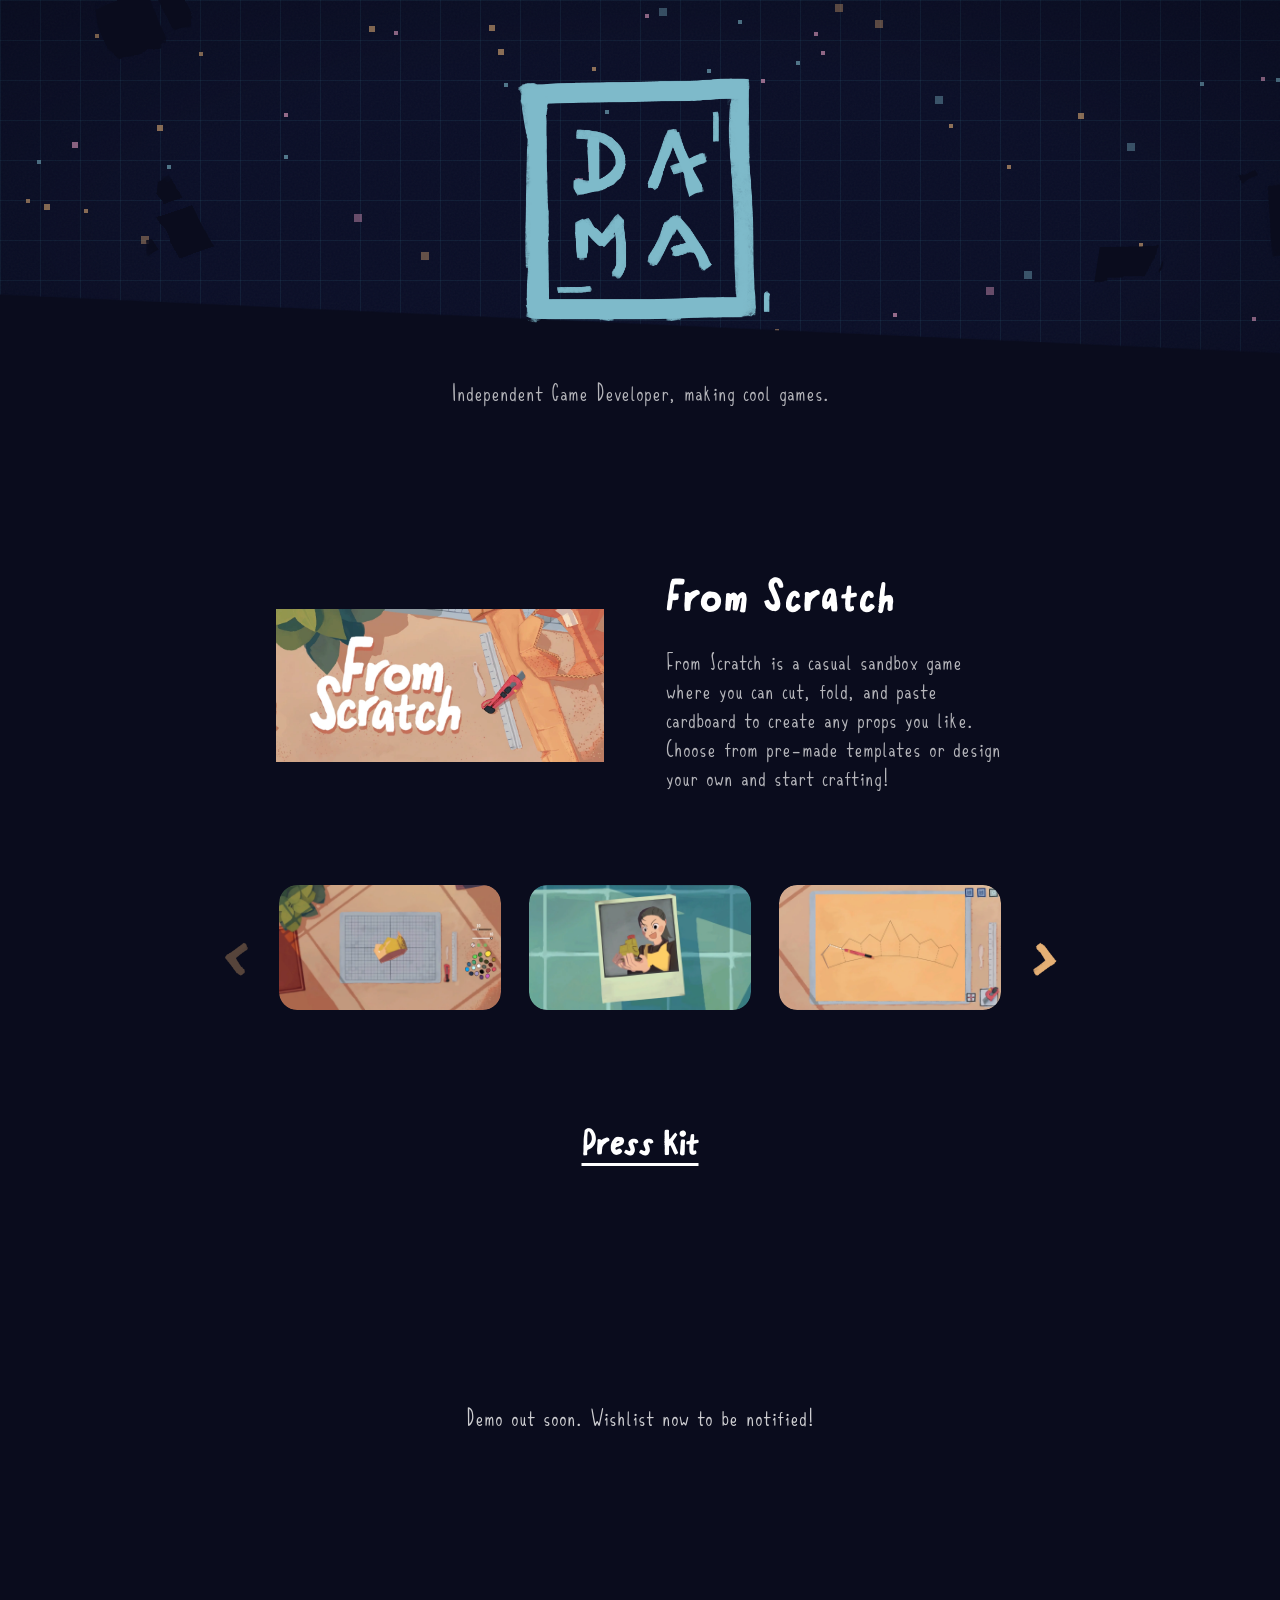
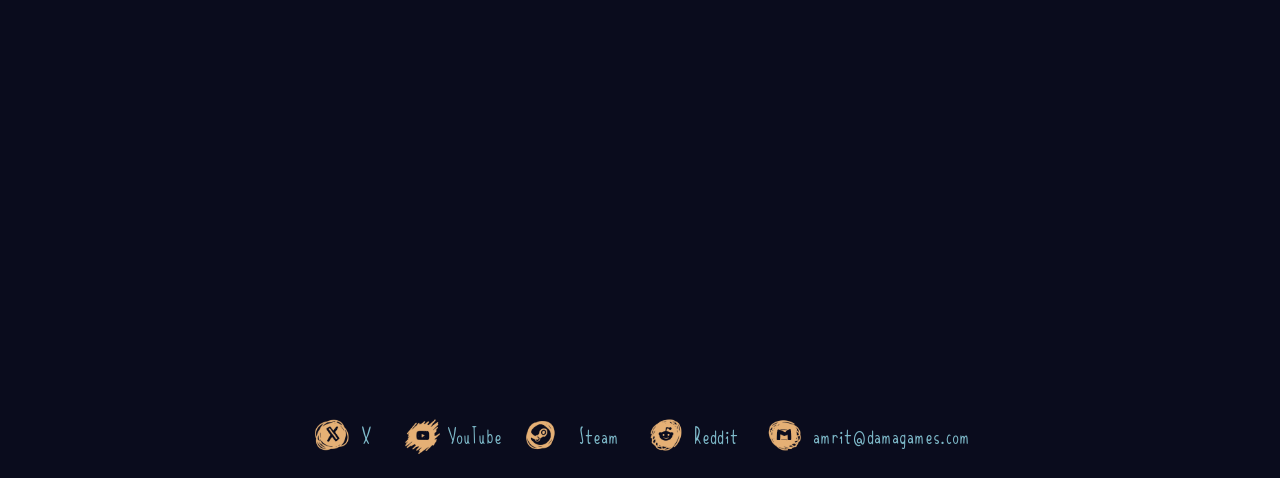
<file: index.html>
<!DOCTYPE html>
<html lang="en">
<head>
  <meta charset="UTF-8">
  <link rel="icon" type="image/png" href="Assets/Logo_Cyan_128_B.png">
  <meta name="viewport" content="width=device-width, initial-scale=1.0">
  <title>DaMa Games | From Scratch</title>
  <link rel="stylesheet" href="common.css">
  <!-- Google tag (gtag.js) -->
  <script async src="https://www.googletagmanager.com/gtag/js?id=G-RPZ3BDSW4B"></script>
  <script>
    window.dataLayer = window.dataLayer || [];
    function gtag(){dataLayer.push(arguments);}
    gtag('js', new Date());

    gtag('config', 'G-RPZ3BDSW4B');
  </script>
</head>
<body>

<div class="deck" id="deck">

  <div class="slides-container" id="slidesContainer">

    <!-- ========== SLIDE 1: HERO ========== -->
    <section class="slide bg-grid scanlines grain crt-glow" data-slide="1">
      <div class="starfield" id="starfield1"></div>
      <div class="pixel-particles" id="particles1"></div>
      <div class="grid-fade-line" aria-hidden="true"></div>
      <div class="blend-overlay" aria-hidden="true"></div>
      <div class="slide-content">
        <img class="hero-logo" src="Assets/Logo_Cyan_4096.png" alt="DaMa Games logo">
        <p class="hero-tagline">Independent Game Developer, making cool games.</p>
      </div>
    </section>

    <!-- ========== SLIDE 2: SPLIT INTRO ========== -->
    <section class="slide bg-grid-pink" data-slide="2">
      <img class="page-two-logo" src="Assets/Logo_Cyan_512.png" alt="DaMa Games logo">
      <div class="slide-content">
        <div class="split-layout">
          <div class="pixel-image-zone pixel-corners yellow-corners">
            <img src="Assets/imgSteam/FromScratch_LibraryHeader.webp" alt="From Scratch game artwork">
          </div>
          <div class="intro-copy">
            <h2 class="from-scratch-title">From Scratch</h2>
            <p class="intro-desc">
              From Scratch is a casual sandbox game where you can cut, fold, and paste cardboard to create any props you like. Choose from pre-made templates or design your own and start crafting!
            </p>
          </div>
        </div>
        <div class="image-carousel">
          <button class="carousel-control" type="button" data-carousel-direction="-1" aria-label="Previous images">
            <img src="Assets/buttonL.png" alt="">
          </button>
          <div class="image-grid" aria-label="Scrollable image gallery">
            <div class="image-card">
              <img src="Assets/imgScreenshot/1.webp" loading="lazy" decoding="async" alt="From Scratch gameplay image 1">
            </div>
            <div class="image-card">
              <img src="Assets/imgScreenshot/2.webp" loading="lazy" decoding="async" alt="From Scratch gameplay image 2">
            </div>
            <div class="image-card">
              <img src="Assets/imgScreenshot/3.webp" loading="lazy" decoding="async" alt="From Scratch gameplay image 3">
            </div>
            <div class="image-card">
              <img src="Assets/imgScreenshot/4.webp" loading="lazy" decoding="async" alt="From Scratch gameplay image 4">
            </div>
            <div class="image-card">
              <img src="Assets/imgScreenshot/5.webp" loading="lazy" decoding="async" alt="From Scratch gameplay image 5">
            </div>
            <div class="image-card">
              <img src="Assets/imgScreenshot/6.webp" loading="lazy" decoding="async" alt="From Scratch gameplay image 6">
            </div>
            <div class="image-card">
              <img src="Assets/imgScreenshot/7.webp" loading="lazy" decoding="async" alt="From Scratch gameplay image 7">
            </div>
            <div class="image-card">
              <img src="Assets/imgScreenshot/8.webp" loading="lazy" decoding="async" alt="From Scratch gameplay image 8">
            </div>
            <div class="image-card">
              <img src="Assets/imgScreenshot/9.webp" loading="lazy" decoding="async" alt="From Scratch gameplay image 9">
            </div>
            <div class="image-card">
              <img src="Assets/imgScreenshot/10.webp" loading="lazy" decoding="async" alt="From Scratch gameplay image 10">
            </div>
          </div>
          <button class="carousel-control" type="button" data-carousel-direction="1" aria-label="Next images">
            <img src="Assets/buttonR.png" alt="">
          </button>
        </div>
        <a class="press-kit-link" href="FromScratch-presskit.html" onclick="gtag('event', 'press_kit_click', { link_url: this.href, link_text: 'Press Kit' });">Press Kit</a>
        <iframe
          class="steam-widget"
          src="https://store.steampowered.com/widget/4573360/?utm_source=homepage&utm_campaign=mycampaign"
          title="From Scratch on Steam"
          loading="lazy">
        </iframe>
        <p class="wishlist-message">Demo out soon. Wishlist now to be notified!</p>
        <div class="homepage-trailer-wrap">
          <iframe
            src="https://www.youtube.com/embed/CP61GovN7ZE?rel=0"
            title="From Scratch Trailer"
            loading="lazy"
            allow="accelerometer; autoplay; clipboard-write; encrypted-media; gyroscope; picture-in-picture"
            allowfullscreen>
          </iframe>
        </div>
        <br>
        <nav class="social-links" aria-label="Social links">
          <a href="https://x.com/DAMA1510" target="_blank" rel="noopener noreferrer" aria-label="X">
            <img class="social-icon" src="Assets/ic_x.png" alt="">
            <span>X</span>
          </a>
          <a href="https://www.youtube.com/@dama7731" target="_blank" rel="noopener noreferrer" aria-label="YouTube">
            <img class="social-icon" src="Assets/ic_yt.png" alt="">
            <span>YouTube</span>
          </a>
          <a href="https://store.steampowered.com/app/4573360/From_Scratch/" target="_blank" rel="noopener noreferrer" aria-label="Steam">
            <img class="social-icon" src="Assets/ic_steam.png" alt="">
            <span>Steam</span>
          </a>
          <a href="https://www.reddit.com/user/DaMa1527/" target="_blank" rel="noopener noreferrer" aria-label="Reddit">
            <img class="social-icon" src="Assets/ic_reddit.png" alt="">
            <span>Reddit</span>
          </a>
          <a href="mailto:amrit@damagames.com" aria-label="Email amrit@damagames.com">
            <img class="social-icon" src="Assets/ic_mail.png" alt="">
            <span>amrit@damagames.com</span>
          </a>
        </nav>
      </div>
    </section>

  </div>
</div>

<script>
(function() {
  // ===== GENERATE STARFIELD =====
  function generateStars(containerId, count = 40) {
    const container = document.getElementById(containerId);
    if (!container) return;
    container.innerHTML = '';
    for (let i = 0; i < count; i++) {
      const star = document.createElement('div');
      star.className = 'star';
      star.style.left = Math.random() * 100 + '%';
      star.style.top = Math.random() * 100 + '%';
      star.style.animationDelay = Math.random() * 3 + 's';
      container.appendChild(star);
    }
  }

  generateStars('starfield1', 50);

  // ===== GENERATE FLOATING PARTICLES =====
  function generateParticles(containerId, colors, count = 12) {
    const container = document.getElementById(containerId);
    if (!container) return;
    container.innerHTML = '';
    for (let i = 0; i < count; i++) {
      const p = document.createElement('div');
      p.className = 'p';
      const color = colors[i % colors.length];
      p.style.background = color;
      p.style.left = Math.random() * 100 + '%';
      p.style.top = Math.random() * 100 + '%';
      p.style.animationDelay = Math.random() * 5 + 's';
      p.style.animationDuration = (6 + Math.random() * 6) + 's';
      container.appendChild(p);
    }
  }

  generateParticles('particles1', ['var(--neon-cyan)', 'var(--neon-pink)', 'var(--neon-yellow)'], 16);

  const secondSlide = document.querySelector('[data-slide="2"]');
  function updateSecondSlideLogo() {
    if (!secondSlide) return;
    const slideTop = secondSlide.getBoundingClientRect().top;
    const slideIsSnapped = slideTop <= 4 && secondSlide.getBoundingClientRect().bottom > 0;
    secondSlide.classList.toggle('is-visible', slideIsSnapped);
  }

  if (secondSlide) {
    window.addEventListener('scroll', updateSecondSlideLogo, { passive: true });
    updateSecondSlideLogo();
  }

  // ===== IMAGE SCROLL INDICATOR =====
  const imageGrid = document.querySelector('.image-grid');
  const carouselControls = document.querySelectorAll('.carousel-control');

  function updateCarouselControls() {
    if (!imageGrid || !carouselControls.length) return;
    const maxScroll = imageGrid.scrollWidth - imageGrid.clientWidth;
    carouselControls[0].disabled = imageGrid.scrollLeft <= 1;
    carouselControls[1].disabled = imageGrid.scrollLeft >= maxScroll - 1;
  }

  function getImageStep() {
    const firstCard = imageGrid?.querySelector('.image-card');
    if (!firstCard) return 0;
    const gap = parseFloat(getComputedStyle(imageGrid).gap) || 0;
    return firstCard.getBoundingClientRect().width + gap;
  }

  carouselControls.forEach((control) => {
    control.addEventListener('click', () => {
      if (!imageGrid) return;
      imageGrid.scrollBy({
        left: Number(control.dataset.carouselDirection) * getImageStep(),
        behavior: 'smooth'
      });
    });
  });

  if (imageGrid) {
    imageGrid.addEventListener('scroll', () => {
      updateCarouselControls();
    }, { passive: true });
    updateCarouselControls();
  }

})();
</script>

</body>
</html>
</file>
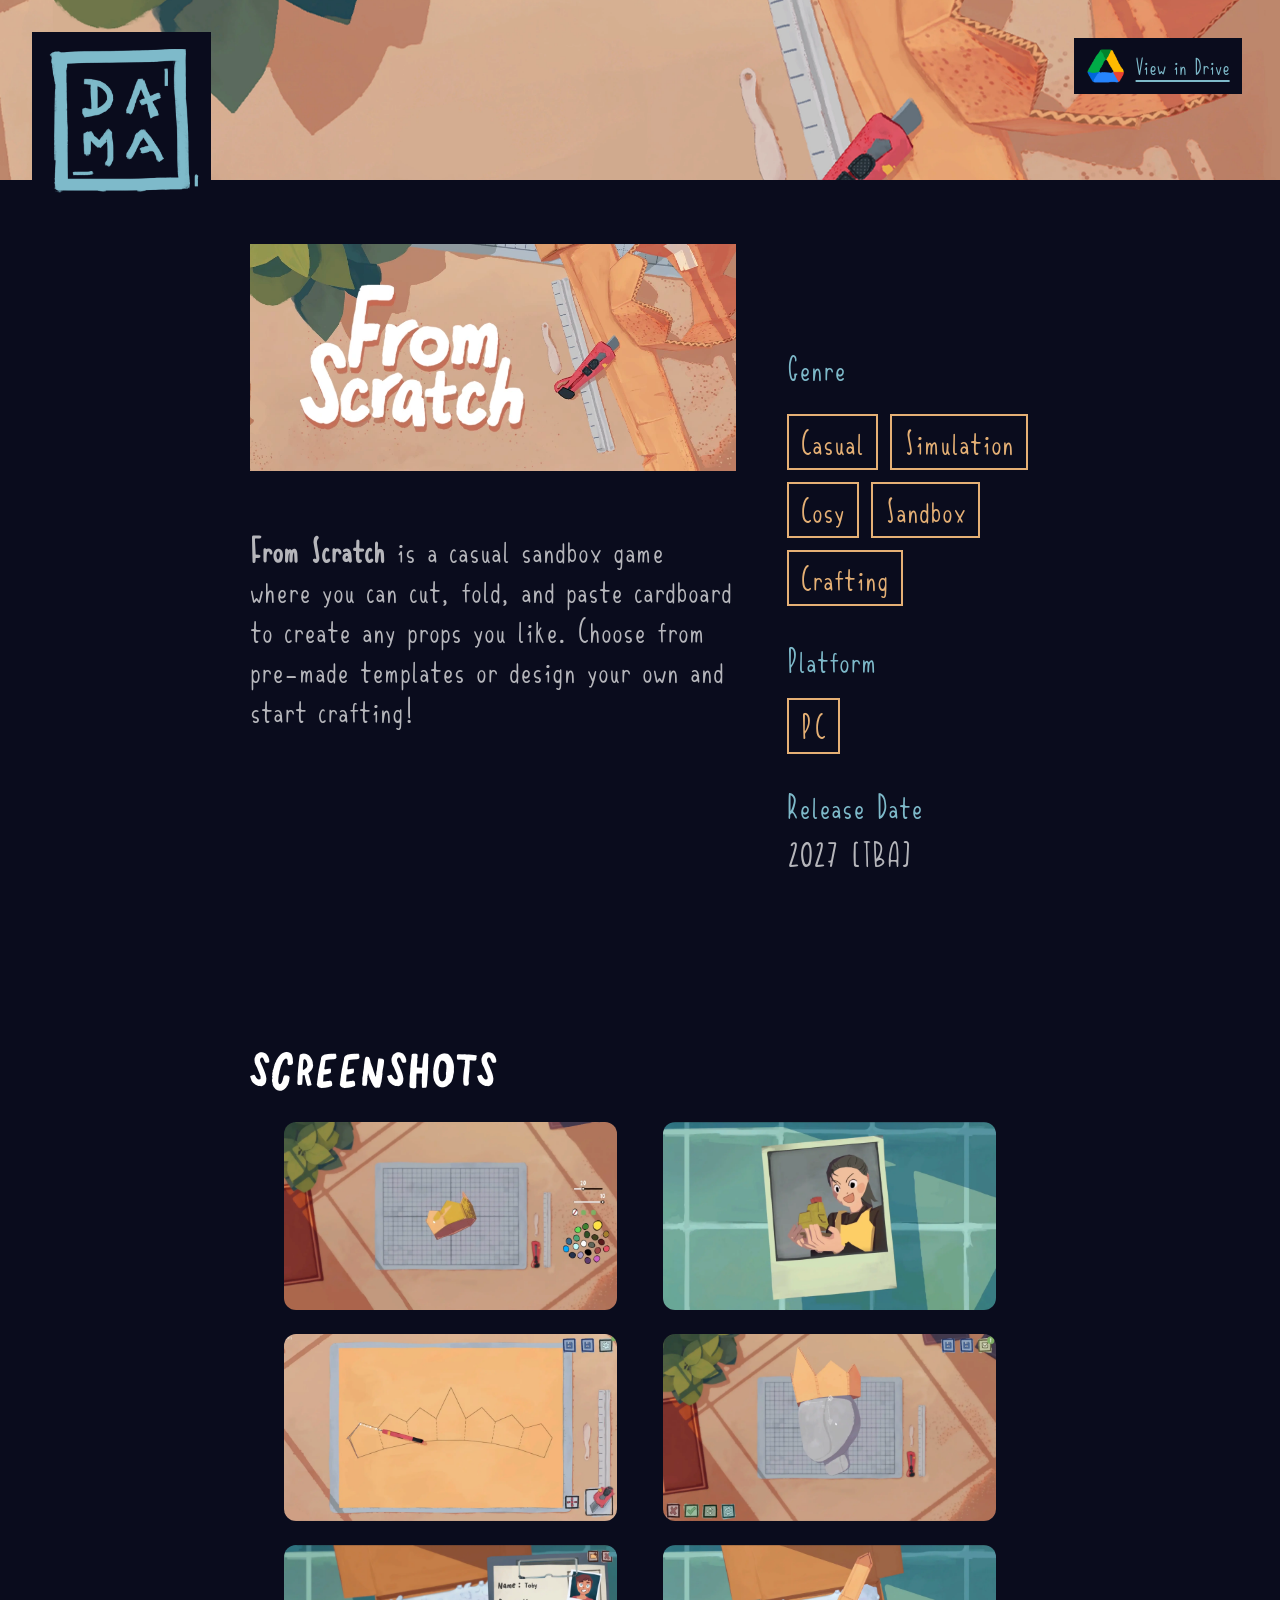
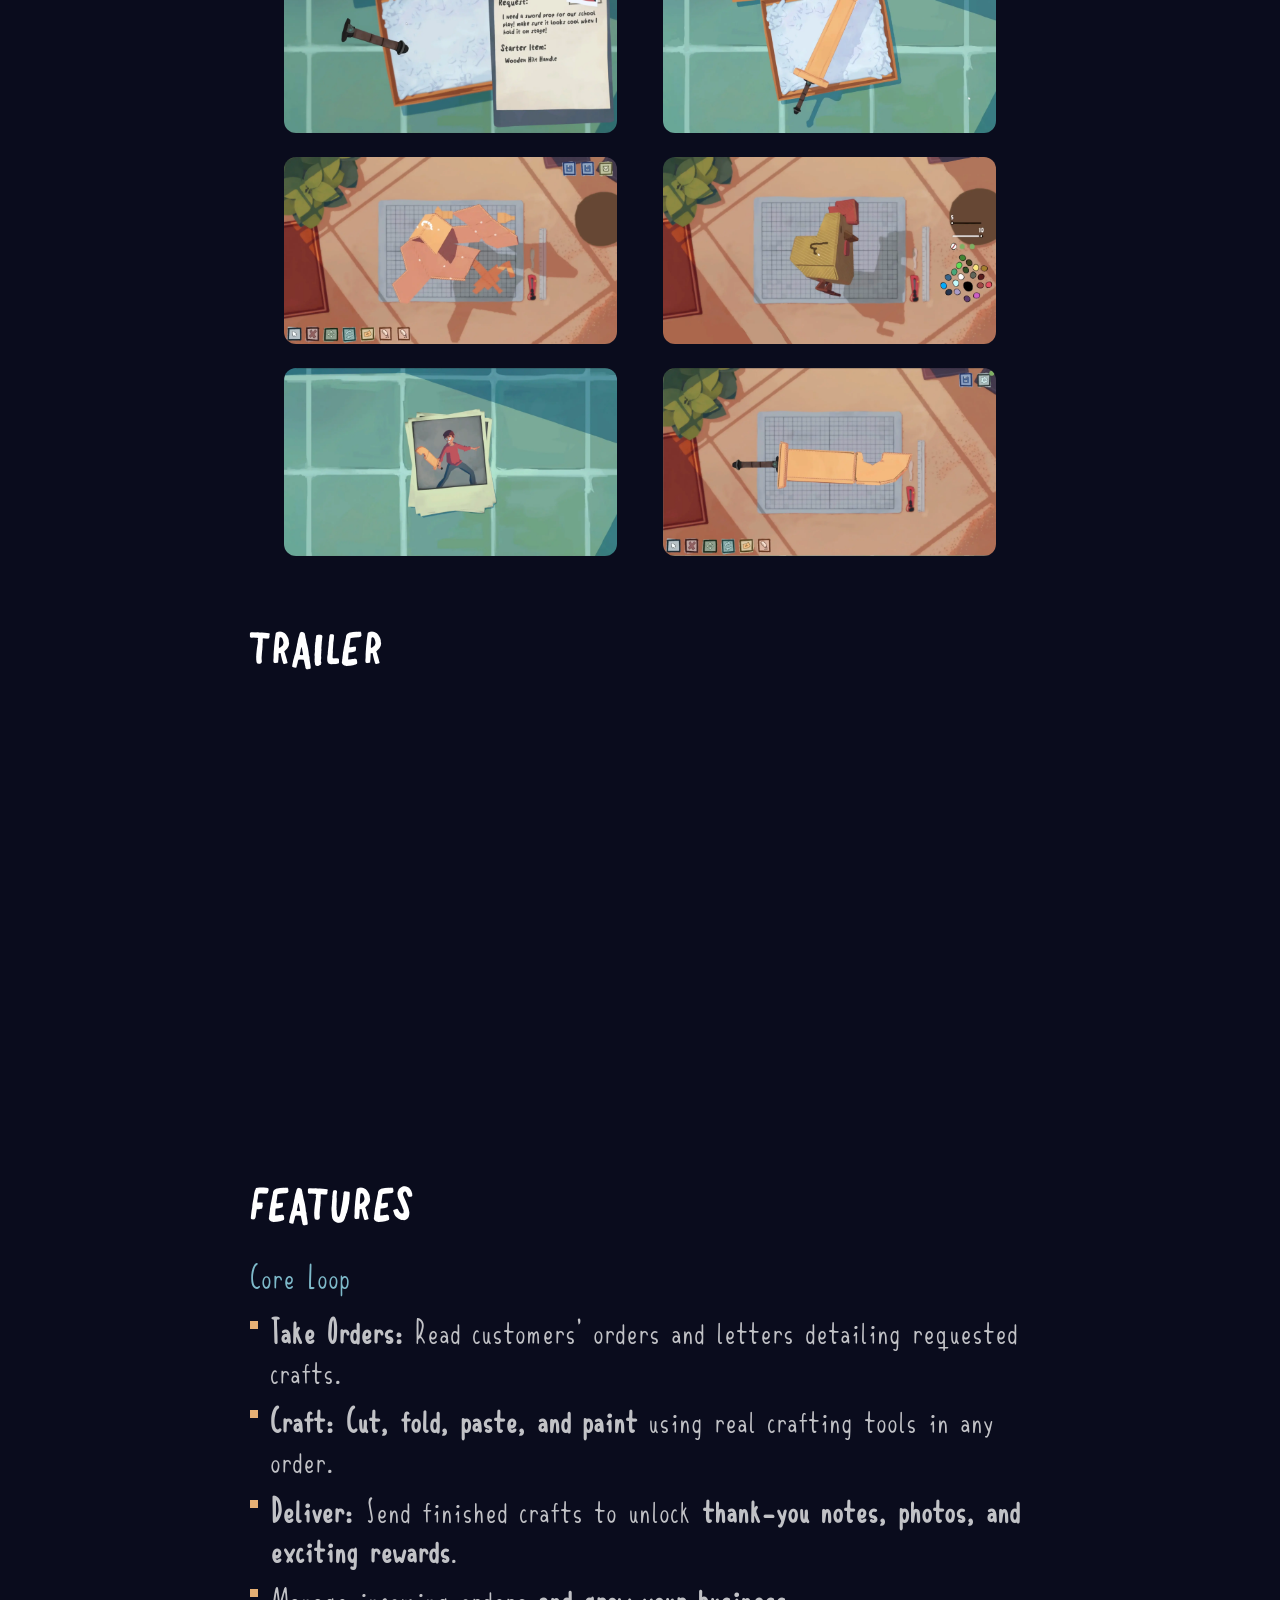
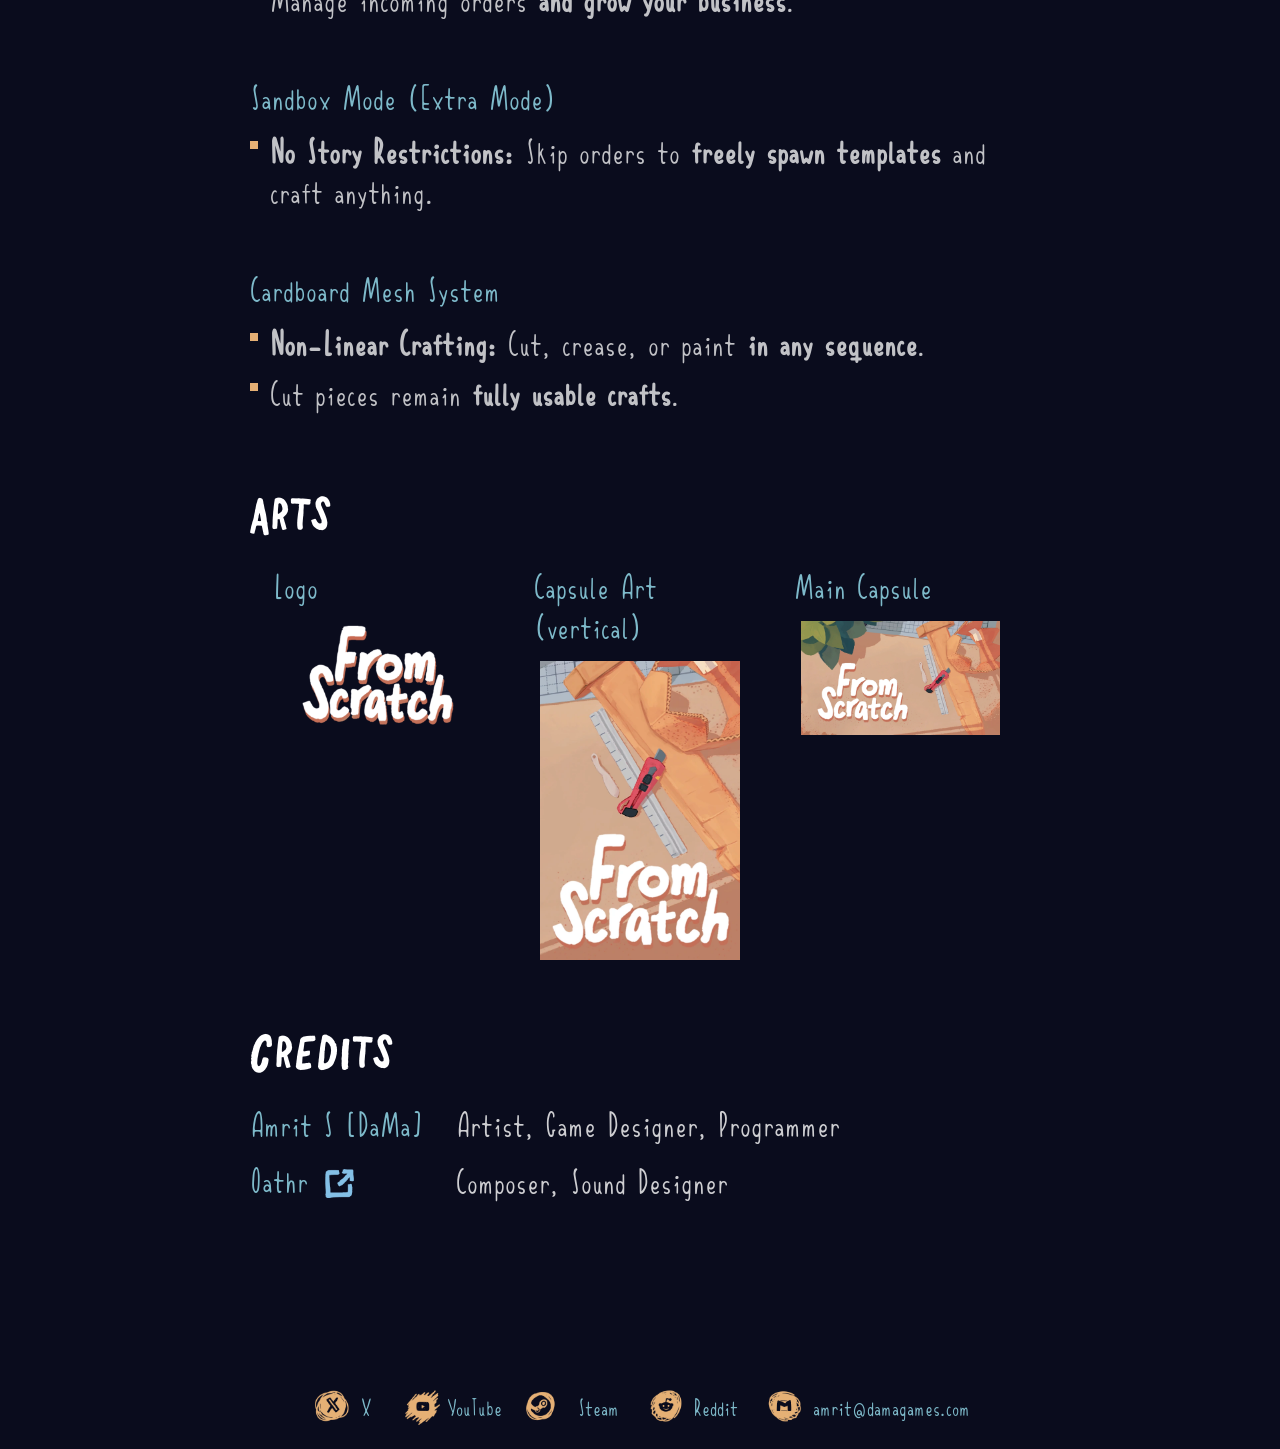
<file: FromScratch-presskit.html>
<!DOCTYPE html>
<html lang="en">
<head>
  <meta charset="UTF-8">
  <link rel="icon" type="image/png" href="Assets/Logo_Cyan_128_B.png">
  <meta name="viewport" content="width=device-width, initial-scale=1.0">
  <title>From Scratch | Press Kit</title>
  <link rel="stylesheet" href="common.css">
  <!-- Google tag (gtag.js) -->
  <script async src="https://www.googletagmanager.com/gtag/js?id=G-RPZ3BDSW4B"></script>
  <script>
    window.dataLayer = window.dataLayer || [];
    function gtag(){dataLayer.push(arguments);}
    gtag('js', new Date());

    gtag('config', 'G-RPZ3BDSW4B');
  </script>
</head>
<body>

<div class="page">
  <section class="bg-grid-pink">
    <a href="index.html" aria-label="DaMa Games home">
      <img class="press-logo" src="Assets/Logo_Cyan_512.png" alt="DaMa Games logo">
    </a>
    <a class="drive-link" href="https://drive.google.com/drive/folders/1BbAcvUUwcMZHcOgc3JQFMbGWcsDaOSOY?usp=sharing" target="_blank" rel="noopener noreferrer">
      <img src="Assets/ic_gdrive.png" alt="">
      <span>View in Drive</span>
    </a>

    <div class="press-hero">
      <img src="Assets/imgSteam/FromScratch_LibraryHero.webp" alt="From Scratch hero artwork">
    </div>

    <div class="page-content">

      <div class="split-layout intro-layout">
        <div class="pixel-image-zone pixel-corners">
          <img src="Assets/imgSteam/FromScratch_LibraryHeader.webp" loading="lazy" decoding="async" alt="From Scratch game artwork">
        </div>
        <div style="max-width: 460px;">
          
          <p class="intro-desc">
            <b>From Scratch </b> is a casual sandbox game where you can cut, fold, and paste cardboard to create any props you like. Choose from pre-made templates or design your own and start crafting!
          </p>
          <br>
          <iframe
            class="steam-widget"
            src="https://store.steampowered.com/widget/4573360/?utm_source=homepage&utm_campaign=mycampaign"
            title="From Scratch on Steam"
            loading="lazy">
          </iframe>
        </div>
        <div class="hero-meta">
          <h3>Genre</h3>
          <br>
          <div class="hero-badges">
            <span class="hero-badge">Casual</span>
            <span class="hero-badge">Simulation</span>
            <span class="hero-badge">Cosy</span>
            <span class="hero-badge">Sandbox</span>
            <span class="hero-badge">Crafting</span>
          </div>
          <br>
          <h3>Platform</h3>
          <br>
          <span class="hero-badge">PC</span>
          <div class="release-meta">
            <h3>Release Date</h3>
            <p>2027 [TBA]</p>
          </div>
        </div>
      </div>

      <div class="section-inner">
        <span class="pixel-label">Screenshots</span>
        <div class="screenshot-grid">
          <img src="Assets/imgScreenshot/1.webp" loading="lazy" decoding="async" alt="From Scratch gameplay image 1">
          <img src="Assets/imgScreenshot/2.webp" loading="lazy" decoding="async" alt="From Scratch gameplay image 2">
          <img src="Assets/imgScreenshot/3.webp" loading="lazy" decoding="async" alt="From Scratch gameplay image 3">
          <img src="Assets/imgScreenshot/4.webp" loading="lazy" decoding="async" alt="From Scratch gameplay image 4">
          <img src="Assets/imgScreenshot/5.webp" loading="lazy" decoding="async" alt="From Scratch gameplay image 5">
          <img src="Assets/imgScreenshot/6.webp" loading="lazy" decoding="async" alt="From Scratch gameplay image 6">
          <img src="Assets/imgScreenshot/7.webp" loading="lazy" decoding="async" alt="From Scratch gameplay image 7">
          <img src="Assets/imgScreenshot/8.webp" loading="lazy" decoding="async" alt="From Scratch gameplay image 8">
          <img src="Assets/imgScreenshot/9.webp" loading="lazy" decoding="async" alt="From Scratch gameplay image 9">
          <img src="Assets/imgScreenshot/10.webp" loading="lazy" decoding="async" alt="From Scratch gameplay image 10">
        </div>
      </div>

      <div class="section-inner">
        <span class="pixel-label">Trailer</span>
        <div class="trailer-frame-wrap">
          <iframe
            src="https://www.youtube.com/embed/CP61GovN7ZE?rel=0"
            title="From Scratch Trailer"
            loading="lazy"
            allow="accelerometer; autoplay; clipboard-write; encrypted-media; gyroscope; picture-in-picture"
            allowfullscreen>
          </iframe>
        </div>
      </div>
     <div class="section-inner">
        <span class="pixel-label">Features</span>
        <div class="features-grid">
          <div class="feature-block">
            <h3>Core Loop</h3>
            <ul>
              <li><strong>Take Orders:</strong> Read customers' orders and letters detailing requested crafts.</li>
              <li><strong>Craft:</strong> <strong>Cut, fold, paste, and paint</strong> using real crafting tools in any order.</li>
              <li><strong>Deliver:</strong> Send finished crafts to unlock <strong>thank-you notes, photos, and exciting rewards</strong>.</li>
              <li>Manage incoming orders <strong>and grow your business</strong>.</li>
            </ul>
          </div>

          <div class="feature-block">
            <h3>Sandbox Mode (Extra Mode)</h3>
            <ul>
              <li><strong>No Story Restrictions:</strong> Skip orders to <strong>freely spawn templates</strong> and craft anything.</li>
            </ul>
          </div>

          <div class="feature-block">
            <h3>Cardboard Mesh System</h3>
            <ul>
              <li><strong>Non-Linear Crafting:</strong> Cut, crease, or paint <strong>in any sequence</strong>.</li>
              <li>Cut pieces remain <strong>fully usable crafts</strong>.</li>
            </ul>
          </div>
        </div>
      </div>
      <div class="section-inner arts-section">
        <span class="pixel-label">Arts</span>
        <div class="arts-gallery">
          <div class="arts-item">
            <h3>Logo</h3>
            <img src="Assets/imgSteam/FromScratch_LibraryLogo.png" loading="lazy" decoding="async" alt="From Scratch logo artwork">
          </div>
          <div class="arts-item">
            <h3>Capsule Art (vertical)</h3>
            <img src="Assets/imgSteam/FromScratch_LibraryCapsule.webp" loading="lazy" decoding="async" alt="From Scratch vertical capsule artwork">
          </div>
          <div class="arts-item">
            <h3>Main Capsule</h3>
            <img src="Assets/imgSteam/FromScratch_MainCapsule.webp" loading="lazy" decoding="async" alt="From Scratch main capsule artwork">
          </div>
        </div>
      </div>

      <div class="section-inner">
        <span class="pixel-label">Credits</span>
        <dl class="credits-list">
          <dt>Amrit S [DaMa]</dt>
          <dd>Artist, Game Designer, Programmer</dd>
          <dt>
            Oathr
            <a class="credit-link" href="https://oathr.com/" target="_blank" rel="noopener noreferrer" aria-label="Oathr website">
              <img class="credit-link-icon" src="Assets/ic_link.png" alt="" aria-hidden="true">
            </a>
          </dt>
          <dd>Composer, Sound Designer</dd>
        </dl>
      </div>

      <nav class="social-links" aria-label="Social links">
        <a href="https://x.com/DAMA1510" target="_blank" rel="noopener noreferrer" aria-label="X">
          <img class="social-icon" src="Assets/ic_x.png" alt="">
          <span>X</span>
        </a>
        <a href="https://www.youtube.com/@dama7731" target="_blank" rel="noopener noreferrer" aria-label="YouTube">
          <img class="social-icon" src="Assets/ic_yt.png" alt="">
          <span>YouTube</span>
        </a>
        <a href="https://store.steampowered.com/app/4573360/From_Scratch/" target="_blank" rel="noopener noreferrer" aria-label="Steam">
          <img class="social-icon" src="Assets/ic_steam.png" alt="">
          <span>Steam</span>
        </a>
        <a href="https://www.reddit.com/user/DaMa1527/" target="_blank" rel="noopener noreferrer" aria-label="Reddit">
          <img class="social-icon" src="Assets/ic_reddit.png" alt="">
          <span>Reddit</span>
        </a>
        <a href="mailto:amrit@damagames.com" aria-label="Email amrit@damagames.com">
          <img class="social-icon" src="Assets/ic_mail.png" alt="">
          <span>amrit@damagames.com</span>
        </a>
      </nav>

    </div>
  </section>
</div>

</body>
</html>
</file>
<file: common.css>
:root {
  --neon-pink: #F0A6CA;
  --neon-cyan: #7EBACA;
  --neon-yellow: #e5b075;
  --deep-navy: #0F1B3D;
  --dark-void: #0A0E27;
  --font-display: 'Hello Notie', cursive;
  --font-body: 'Yuyu', sans-serif;
}

@font-face {
  font-family: 'Hello Notie';
  src: url('Assets/Hello-Notie.otf') format('opentype');
  font-display: swap;
}

@font-face {
  font-family: 'Yuyu';
  src: url('Assets/Yuyu-Regular.ttf') format('truetype');
  font-display: swap;
}

@font-face {
  font-family: 'Schoolbell';
  src: url('Assets/Schoolbell-Regular.ttf') format('truetype');
  font-display: swap;
}

* {
  margin: 0;
  padding: 0;
  box-sizing: border-box;
}

html,
body {
  width: 100%;
  font-family: var(--font-body);
  color: var(--dark-void);
  background: #0A0C1D;
  cursor: auto;
}

/* Main site */
html:has(.deck) {
  scroll-snap-type: y proximity;
}

.deck,
.slides-container {
  width: 100%;
}

.deck {
  cursor: auto;
}

.slide {
  width: 100%;
  min-height: 100vh;
  position: relative;
  overflow: hidden;
  display: flex;
  flex-direction: column;
  justify-content: center;
  align-items: center;
  padding: 3vh 2vw;
  scroll-margin-top: 0;
}

.slide:nth-child(1),
.slide:nth-child(2) {
  scroll-snap-align: start;
}

.slide:not(:first-child) {
  min-height: auto;
  justify-content: flex-start;
}

.slide:nth-child(2) {
  padding-bottom: 0;
}

.scanlines::after {
  content: '';
  position: absolute;
  inset: 0;
  background: repeating-linear-gradient(
    0deg,
    transparent 0,
    transparent 2px,
    rgba(10, 14, 39, 0.04) 2px,
    rgba(10, 14, 39, 0.04) 4px
  );
  pointer-events: none;
  z-index: 50;
  mix-blend-mode: multiply;
}

.grain::before {
  content: '';
  position: absolute;
  inset: 0;
  background-image: url("data:image/svg+xml,%3Csvg viewBox='0 0 256 256' xmlns='http://www.w3.org/2000/svg'%3E%3Cfilter id='n'%3E%3CfeTurbulence type='fractalNoise' baseFrequency='0.9' numOctaves='4' stitchTiles='stitch'/%3E%3C/filter%3E%3Crect width='100%25' height='100%25' filter='url(%23n)'/%3E%3C/svg%3E");
  opacity: 0.035;
  pointer-events: none;
  z-index: 49;
}

.crt-glow::after {
  content: '';
  position: absolute;
  inset: 0;
  background: radial-gradient(ellipse at center, transparent 50%, rgba(10, 14, 39, 0.25) 100%);
  pointer-events: none;
  z-index: 51;
}

.bg-grid {
  background-color: var(--dark-void);
  background-image:
    linear-gradient(rgba(94, 220, 244, 0.07) 1px, transparent 1px),
    linear-gradient(90deg, rgba(94, 220, 244, 0.07) 1px, transparent 1px);
  background-size: 40px 40px, 40px 40px;
  background-repeat: repeat;
}

.bg-grid-pink {
  background-color: #0A0C1D;
  background-image: none;
}

.grid-fade-line {
  position: absolute;
  top: 90%;
  left: 0;
  width: 100%;
  height: 10%;
  background: linear-gradient(to bottom, rgba(10, 13, 33, 0) 0%, #0A0C1D 100%);
  pointer-events: none;
  z-index: 52;
}

.blend-overlay {
  position: absolute;
  inset: 0;
  background-image: url('Assets/blend.png');
  background-position: center bottom;
  background-repeat: no-repeat;
  background-size: auto auto;
  image-rendering: pixelated;
  pointer-events: none;
  z-index: 53;
}

.slide[data-slide='1'] {
  min-height: 50vh;
  height: 50vh;
}

.slide[data-slide='1'] .slide-content {
  z-index: 54;
}

.slide[data-slide='2'] {
  min-height: 100vh;
  padding-top: clamp(3rem, 10vh, 7rem);
}

.page-two-logo {
  position: fixed;
  top: clamp(1rem, 3vw, 2.5rem);
  left: clamp(1rem, 3vw, 2.5rem);
  z-index: 70;
  width: clamp(88px, 14vw, 160px);
  height: auto;
  transform: translateX(calc(-100% - 3rem));
  transition: transform 0.7s cubic-bezier(0.22, 1, 0.36, 1);
}

.slide[data-slide='2'].is-visible .page-two-logo {
  transform: translateX(0);
}

.starfield,
.pixel-particles {
  position: absolute;
  inset: 0;
  overflow: hidden;
  z-index: 1;
  pointer-events: none;
}

.starfield .star {
  position: absolute;
  width: 4px;
  height: 4px;
  background: var(--neon-cyan);
  opacity: 0.6;
  animation: twinkle 3s infinite ease-in-out;
}

.starfield .star:nth-child(2n) { background: var(--neon-yellow); }
.starfield .star:nth-child(3n) { background: var(--neon-pink); }
.starfield .star:nth-child(4n) { width: 6px; height: 6px; }

.pixel-particles .p {
  position: absolute;
  width: 8px;
  height: 8px;
  opacity: 0.4;
  animation: float 8s infinite ease-in-out;
}

@keyframes twinkle {
  0%, 100% { opacity: 0.3; transform: scale(1); }
  50% { opacity: 0.9; transform: scale(1.3); }
}

@keyframes float {
  0%, 100% { transform: translateY(0) rotate(0deg); }
  50% { transform: translateY(-30px) rotate(90deg); }
}

.slide-content {
  position: relative;
  z-index: 10;
  width: 100%;
  max-width: 1400px;
  display: flex;
  flex-direction: column;
  justify-content: center;
  align-items: center;
  padding: 0 1vw;
}

.hero-logo {
  display: block;
  width: min(48vw, 460px);
  max-height: 30vh;
  object-fit: contain;
  margin: 0 auto;
}

.hero-tagline,
[data-slide='2'] p {
  font-family: 'Yuyu', var(--font-body);
}

.hero-tagline {
  font-size: clamp(1.2rem, 2vw, 1.6rem);
  color: rgba(255, 255, 255, 0.7);
  max-width: 500px;
  text-align: center;
  margin-top: 2rem;
  line-height: 1.8;
}

.pixel-corners {
  position: relative;
}

.pixel-corners::before,
.pixel-corners::after {
  content: '';
  position: absolute;
  width: 24px;
  height: 24px;
  border: 4px solid var(--neon-cyan);
}

.pixel-corners::before {
  top: -8px;
  left: -8px;
  border-right: none;
  border-bottom: none;
}

.pixel-corners::after {
  bottom: -8px;
  right: -8px;
  border-left: none;
  border-top: none;
}

.pixel-corners.yellow-corners::before,
.pixel-corners.yellow-corners::after {
  border-color: var(--neon-yellow);
}

.slide h2 {
  font-family: var(--font-display);
  font-weight: 700;
  line-height: 1.15;
}

.split-layout {
  display: grid;
  grid-template-columns: 1fr 1fr;
  gap: 4vw;
  align-items: center;
  width: 100%;
}

.slide[data-slide='2'] .split-layout {
  max-width: 1200px;
}

.pixel-image-zone {
  width: 100%;
  max-width: 640px;
  margin: 0;
  position: relative;
  overflow: hidden;
}

.pixel-image-zone img {
  display: block;
  width: 100%;
  height: auto;
  object-fit: contain;
}

.slide h2.from-scratch-title {
  color: #fff;
  font-family: 'Hello Notie';
  font-weight: 300;
  letter-spacing: 0.04em;
  margin-bottom: 1.2rem;
  font-size: clamp(2.5rem, 5vw, 4rem);
}

.image-carousel {
  display: flex;
  align-items: center;
  gap: clamp(8px, 1.5vw, 18px);
  width: 100%;
}

.carousel-control {
  flex: 0 0 42px;
  width: 42px;
  height: 56px;
  display: grid;
  place-items: center;
  padding: 0;
  border: 0;
  background: transparent;
  cursor: auto;
  transition: transform 0.1s, opacity 0.1s;
}

.carousel-control img {
  display: block;
  width: 100%;
  height: 100%;
  object-fit: contain;
}

.carousel-control:hover:not(:disabled) {
  transform: scale(1.05);
}

.carousel-control:disabled {
  opacity: 0.35;
  cursor: not-allowed;
}

.image-grid {
  display: flex;
  align-items: center;
  gap: clamp(10px, 2.5vw, 28px);
  flex: 1 1 auto;
  width: auto;
  max-width: none;
  padding: 0 4px 24px;
  min-height: 320px;
  overflow-x: auto;
  scroll-snap-type: x mandatory;
  scroll-padding-inline: 4px;
  scrollbar-width: none;
}

.image-grid::-webkit-scrollbar {
  display: none;
}

.image-card {
  flex: 0 0 calc((100% - 2 * clamp(10px, 2.5vw, 28px)) / 3);
  min-width: 0;
  background: transparent;
  padding: 0;
  position: relative;
  border: none;
  overflow: hidden;
  border-radius: 18px;
  scroll-snap-align: start;
}

.image-card img {
  display: block;
  width: 100%;
  height: auto;
  max-width: 100%;
  object-fit: contain;
  border: none;
  background: transparent;
  border-radius: 18px;
}

.steam-widget {
  display: block;
  width: 646px;
  max-width: 100%;
  height: 190px;
  margin: 2rem auto 0;
  border: 0;
}

.wishlist-message {
  margin-top: 1rem;
  color: rgba(255, 255, 255, 0.8);
  font-family: 'Yuyu', var(--font-body);
  font-size: clamp(1.62rem, 2.16vw, 2.07rem);
  text-align: center;
}

.homepage-trailer-wrap {
  width: 100%;
  max-width: 1100px;
  aspect-ratio: 16 / 9;
  margin: 2rem auto 0;
}

.homepage-trailer-wrap iframe {
  width: 100%;
  height: 100%;
  display: block;
  border: 0;
}

.press-kit-link {
  display: inline-block;
  margin-top: 0.4rem;
  color: #fff;
  font-family: 'Hello Notie', var(--font-display);
  font-size: clamp(1.75rem, 3vw, 2.4rem);
  text-decoration: underline;
  text-underline-offset: 0.18em;
}

.press-kit-link:hover {
  color: var(--neon-cyan);
}

.social-links {
  display: flex;
  justify-content: center;
  align-items: center;
  flex-wrap: wrap;
  gap: 1rem 1.5rem;
  width: 100%;
  margin-top: 1.5rem;
  padding: 1rem 1rem 1.25rem;
  background: rgba(10, 12, 29, 0.94);
  z-index: 60;
}

.social-links a {
  display: inline-flex;
  align-items: center;
  gap: 0.45rem;
  color: var(--neon-cyan);
  font-family: 'Yuyu', var(--font-body);
  font-size: 2rem;
  text-decoration: none;
}

.social-links a:hover {
  color: var(--neon-cyan);
}

.social-icon {
  display: block;
  width: 3.4rem;
  height: 3.4rem;
  object-fit: contain;
}

.credit-link {
  display: inline-flex;
  align-items: center;
  margin-left: 0.4rem;
  vertical-align: middle;
  position: relative;
  top: -0.22rem;
  filter: brightness(0) saturate(100%) invert(70%) sepia(20%) saturate(600%) hue-rotate(160deg) brightness(95%) contrast(110%);
}

.credit-link-icon {
  display: block;
  width: 1.8rem;
  height: 1.8rem;
  object-fit: contain;
}

/* Press kit */
.page {
  width: 100%;
  position: relative;
}

.page .bg-grid-pink {
  position: relative;
  padding: 0;
}

.press-logo {
  position: fixed;
  top: clamp(1rem, 3vw, 2rem);
  left: clamp(1rem, 3vw, 2rem);
  z-index: 70;
  width: clamp(140px, 14vw, 180px);
  padding: 10px;
  background: #0A0C1D;
  height: auto;
}

.drive-link {
  position: fixed;
  top: clamp(1.25rem, 3vw, 2.75rem);
  right: clamp(1rem, 3vw, 2.5rem);
  z-index: 70;
  display: inline-flex;
  align-items: center;
  gap: 0.6rem;
  padding: 0.5rem 0.75rem;
  background: #0A0C1D;
  color: var(--neon-cyan);
  font-family: 'Yuyu', var(--font-body);
  font-size: 3rem;
  text-decoration: underline;
  text-underline-offset: 0.2em;
}

.drive-link img {
  width: 3.4rem;
  height: 3.4rem;
  object-fit: contain;
}

.press-hero {
  width: 100vw;
  height: min(20vh, max(220px, calc(100vw * 1240 / 3840 - 200px)));
  margin: 0 auto 4rem;
  position: relative;
  left: 50%;
  overflow: hidden;
  transform: translateX(-50%);
}

.press-hero img {
  display: block;
  width: 100%;
  height: 100%;
  object-fit: cover;
  object-position: center;
}

.drive-link:hover {
  color: var(--neon-yellow);
}

.page-content {
  position: relative;
  z-index: 10;
  width: 100%;
  max-width: 1400px;
  margin: 0 auto;
  padding: 0 1vw;
  display: flex;
  flex-direction: column;
  gap: clamp(4rem, 8vh, 7rem);
}

.page h2:not(.pixel-label),
.page h3 {
  font-family: 'Yuyu', var(--font-body);
  font-weight: 700;
  line-height: 1.15;
}

.page h2:not(.pixel-label) {
  font-size: clamp(2.25rem, 5.25vw, 4.2rem);
}

.page p,
.page li {
  font-family: 'Yuyu', var(--font-body);
  font-size: clamp(1.62rem, 2.16vw, 2.07rem);
  line-height: 1.7;
  font-weight: 400;
}

.page .pixel-corners::before,
.page .pixel-corners::after {
  border-color: var(--neon-yellow);
}

.pixel-label {
  font-family: 'Hello Notie', var(--font-display);
  font-size: clamp(2.5rem, 5vw, 4rem);
  font-weight: 400;
  letter-spacing: 0.04em;
  text-transform: uppercase;
  color: #fff;
  background: transparent;
  padding: 0;
  display: inline-block;
  margin-bottom: 1.5rem;
}

.hero-badges {
  display: flex;
  gap: 12px;
  flex-wrap: wrap;
  margin-top: 0.5rem;
  margin-bottom: 1rem;
}

.hero-meta h3 {
  color: var(--neon-cyan);
  font-size: clamp(1.5rem, 2.4vw, 2rem);
  line-height: 1.1;
  margin: 0;
}

.hero-badge {
  font-family: 'Yuyu', var(--font-body);
  font-size: 1.6rem;
  line-height: 1.1;
  letter-spacing: 0.1em;

  padding: 8px 16px;
  border: 2px solid var(--neon-yellow);
  color: var(--neon-yellow);
  display: inline-block;
}

.release-meta {
  padding: 0 4vw;
}

.hero-meta .release-meta {
  padding: 0;
  margin-top: 2rem;
}

.release-meta h3 {
  color: var(--neon-cyan);
  font-size: clamp(1.5rem, 2.4vw, 2rem);
  line-height: 1.1;
  margin: 0;
}

.release-meta p {
  color: rgba(255, 255, 255, 0.7);
  margin-top: 0.5rem;
}

.page .split-layout {
  padding: 0 4vw;
}

.page .intro-layout {
  width: calc(100% + 8vw);
  margin-left: -4vw;
  grid-template-columns: minmax(0, 1.6fr) minmax(220px, 0.8fr);
  align-items: start;
}

.page .split-layout > .pixel-image-zone {
  width: 150%;
  max-width: none;
  transform: translateX(-33.333%);
}

.page .intro-layout > .pixel-image-zone {
  width: 100%;
  transform: none;
  grid-column: 1;
  grid-row: 1;
}

.page .intro-layout > div:nth-child(2) {
  grid-column: 1;
  grid-row: 2;
  max-width: none !important;
  margin-top: 0.5rem;
}

.page .intro-layout > .hero-meta {
  grid-column: 2;
  grid-row: 1 / span 2;
  align-self: center;
}

.intro-desc {
  color: rgba(255, 255, 255, 0.7);
  font-family: 'Yuyu', var(--font-body);
  font-size: clamp(1.8rem, 2.88vw, 2.34rem);
  margin-bottom: 0.5rem;
}

.section-inner {
  padding: 0 4vw;
}

.screenshot-grid {
  display: grid;
  grid-template-columns: 1fr 1fr;
  gap: clamp(12px, 2vw, 24px);
}

.screenshot-grid img {
  display: block;
  width: 100%;
  height: auto;
  aspect-ratio: auto;
  object-fit: contain;
  border-radius: 12px;
}

.trailer-frame-wrap {
  width: 100%;
  max-width: 900px;
  margin: 0 auto;
  aspect-ratio: 16 / 9;
  border: 0;
  box-shadow: none;
}

.trailer-frame-wrap iframe {
  width: 100%;
  height: 100%;
  display: block;
  border: 0;
}

.features-grid {
  display: grid;
  grid-template-columns: 1fr;
  gap: clamp(24px, 4vw, 48px);
}

.feature-block h3 {
  color: var(--neon-cyan);
  font-size: clamp(1.98rem, 3.6vw, 2.52rem);
  margin-bottom: 0.9rem;
}

.feature-block ul {
  list-style: none;
}

.feature-block li {
  color: rgba(255, 255, 255, 0.75);
  position: relative;
  padding-left: 20px;
  margin-bottom: 0.6rem;
}

.feature-block li::before {
  content: '';
  position: absolute;
  left: 0;
  top: 10px;
  width: 8px;
  height: 8px;
  background: var(--neon-yellow);
}

.features-overview {
  color: rgba(255, 255, 255, 0.85);
  font-family: 'Yuyu', var(--font-body);
  font-size: clamp(1.89rem, 2.88vw, 2.34rem);
  max-width: 900px;
  margin: 0 0 2.5rem;
}

.arts-gallery {
  display: grid;
  grid-template-columns: repeat(3, minmax(0, 1fr));
  gap: clamp(24px, 4vw, 48px);
}

.arts-section {
  width: calc(100% + 8vw);
  margin-left: -4vw;
}

.arts-item h3,
.credits-list dt {
  color: var(--neon-cyan);
  font-family: 'Yuyu', var(--font-body);
  font-size: clamp(1.98rem, 3.6vw, 2.52rem);
  margin-bottom: 0.9rem;
}

.arts-item img {
  display: block;
  width: 100%;
  height: auto;
  object-fit: contain;
}

.credits-list {
  display: grid;
  grid-template-columns: max-content 1fr;
  gap: 1rem 2rem;
  margin: 0;
}

.credits-list dt {
  margin: 0;
}

.credits-list dd {
  align-self: center;
  margin: 0;
  color: rgba(255, 255, 255, 0.8);
  font-family: 'Yuyu', var(--font-body);
  font-size: clamp(1.62rem, 2.16vw, 2.07rem);
}

/* Keep all press-kit Yuyu text consistent with index page 2. */
.page h2:not(.pixel-label),
.page h3,
.page p,
.page li,
.page dt,
.page dd,
.page .hero-badge {
  font-family: 'Yuyu', var(--font-body);
  font-size: 3rem;
  font-weight: 400;
  line-height: normal;
  letter-spacing: normal;
}

@media (max-width: 768px) {
  .slide[data-slide='2'] .split-layout,
  .page .split-layout {
    grid-template-columns: 1fr;
  }

  .page .split-layout > .pixel-image-zone {
    width: 100%;
    transform: none;
  }

  .page .intro-layout {
    width: 100%;
    margin-left: 0;
    grid-template-columns: 1fr;
  }

  .arts-gallery {
    grid-template-columns: 1fr;
  }

  .arts-section {
    width: 100%;
    margin-left: 0;
  }

  .credits-list {
    grid-template-columns: 1fr;
    gap: 0.3rem;
  }

  .credits-list dd {
    margin-bottom: 1rem;
  }
}

@media (max-width: 1500px) {
  .slide {
    padding-right: 16px;
    padding-left: 16px;
  }

  .slide-content,
  .page-content {
    min-width: 0;
    padding-right: 0;
    padding-left: 0;
  }

  .slide-content {
    width: calc(100% - 500px);
  }

  .page-content {
    width: calc(100% - 500px);
  }

  .slide[data-slide='1'] {
    padding-top: calc(3vh + 2rem);
  }

  .slide[data-slide='2'] {
    padding-top: calc(clamp(3rem, 10vh, 7rem) + 2rem);
  }

  .page .bg-grid-pink {
    padding-top: 0;
  }

  .press-hero {
    width: 100vw;
    height: min(20vh, max(220px, calc(100vw * 1240 / 3840 - 200px)));
    margin-top: 0;
  }

  .page > .grain::before {
    display: none;
  }

  .page .split-layout {
    padding-right: 0;
    padding-left: 0;
  }

  .page .section-inner {
    padding-right: 0;
    padding-left: 0;
  }

  .page .release-meta {
    padding-right: 0;
    padding-left: 0;
  }

  .page .intro-layout,
  .page .arts-section {
    width: 100%;
    margin-left: 0;
  }

  .page .intro-layout {
    grid-template-columns: minmax(0, 1.6fr) minmax(0, 0.8fr);
  }

  .page h2:not(.pixel-label),
  .page h3,
  .page p,
  .page li,
  .page dt,
  .page dd,
  .page .hero-badge {
    font-size: 2.25rem;
  }

  .page .pixel-label {
    font-size: clamp(2rem, 4vw, 3rem);
  }

  .page .hero-badge {
    padding: 6px 12px;
  }

  .drive-link {
    font-size: 1.5rem;
  }

  .drive-link img {
    width: 2.5rem;
    height: 2.5rem;
  }

  .hero-logo {
    width: min(40vw, 360px);
  }

  .slide[data-slide='2'] .pixel-image-zone,
  .slide[data-slide='2'] .image-carousel,
  .slide[data-slide='2'] .steam-widget,
  .page .pixel-image-zone,
  .page .screenshot-grid,
  .page .trailer-frame-wrap,
  .page .arts-gallery {
    width: 94%;
    margin-right: auto;
    margin-left: auto;
  }

  .slide[data-slide='2'] .image-card img,
  .page .screenshot-grid img,
  .page .arts-item img {
    width: 94%;
    margin-right: auto;
    margin-left: auto;
  }

  .slide[data-slide='2'] .image-carousel,
  .slide[data-slide='2'] .image-card img {
    width: 100%;
  }

  .slide[data-slide='2'] h2.from-scratch-title {
    font-size: clamp(2rem, 4vw, 3rem);
  }

  .slide[data-slide='2'] p,
  .wishlist-message {
    font-size: clamp(1.4rem, 2vw, 1.8rem);
  }

  .social-links {
    margin-top: 6rem;
  }

  .social-links a {
    font-size: 1.5rem;
  }

  .social-icon {
    width: 2.75rem;
    height: 2.75rem;
  }
}

@media (min-width: 701px) and (max-width: 1500px) {
  .slide[data-slide='2'] .image-carousel {
    width: calc(100% + 8vw);
    margin-right: -4vw;
    margin-left: -4vw;
  }
}

@media (max-width: 700px) {
  .page-content {
    width: calc(100% - 32px);
  }

  .press-hero {
    width: 100vw;
    height: 20vh;
    margin-top: 0;
  }

  .screenshot-grid {
    grid-template-columns: 1fr;
  }
}

@media (max-width: 600px) {
  .image-grid {
    min-height: 210px;
  }

  .carousel-control {
    flex-basis: 34px;
    width: 34px;
    height: 46px;
    font-size: 1.15rem;
  }
}

@media (max-width: 900px) {
  .features-grid {
    grid-template-columns: 1fr;
  }
}

@media (prefers-reduced-motion: reduce) {
  html:has(.deck) {
    scroll-behavior: auto;
  }

  .starfield .star,
  .pixel-particles .p {
    animation: none;
  }

  .page-two-logo {
    transition: none;
  }
}
</file>
